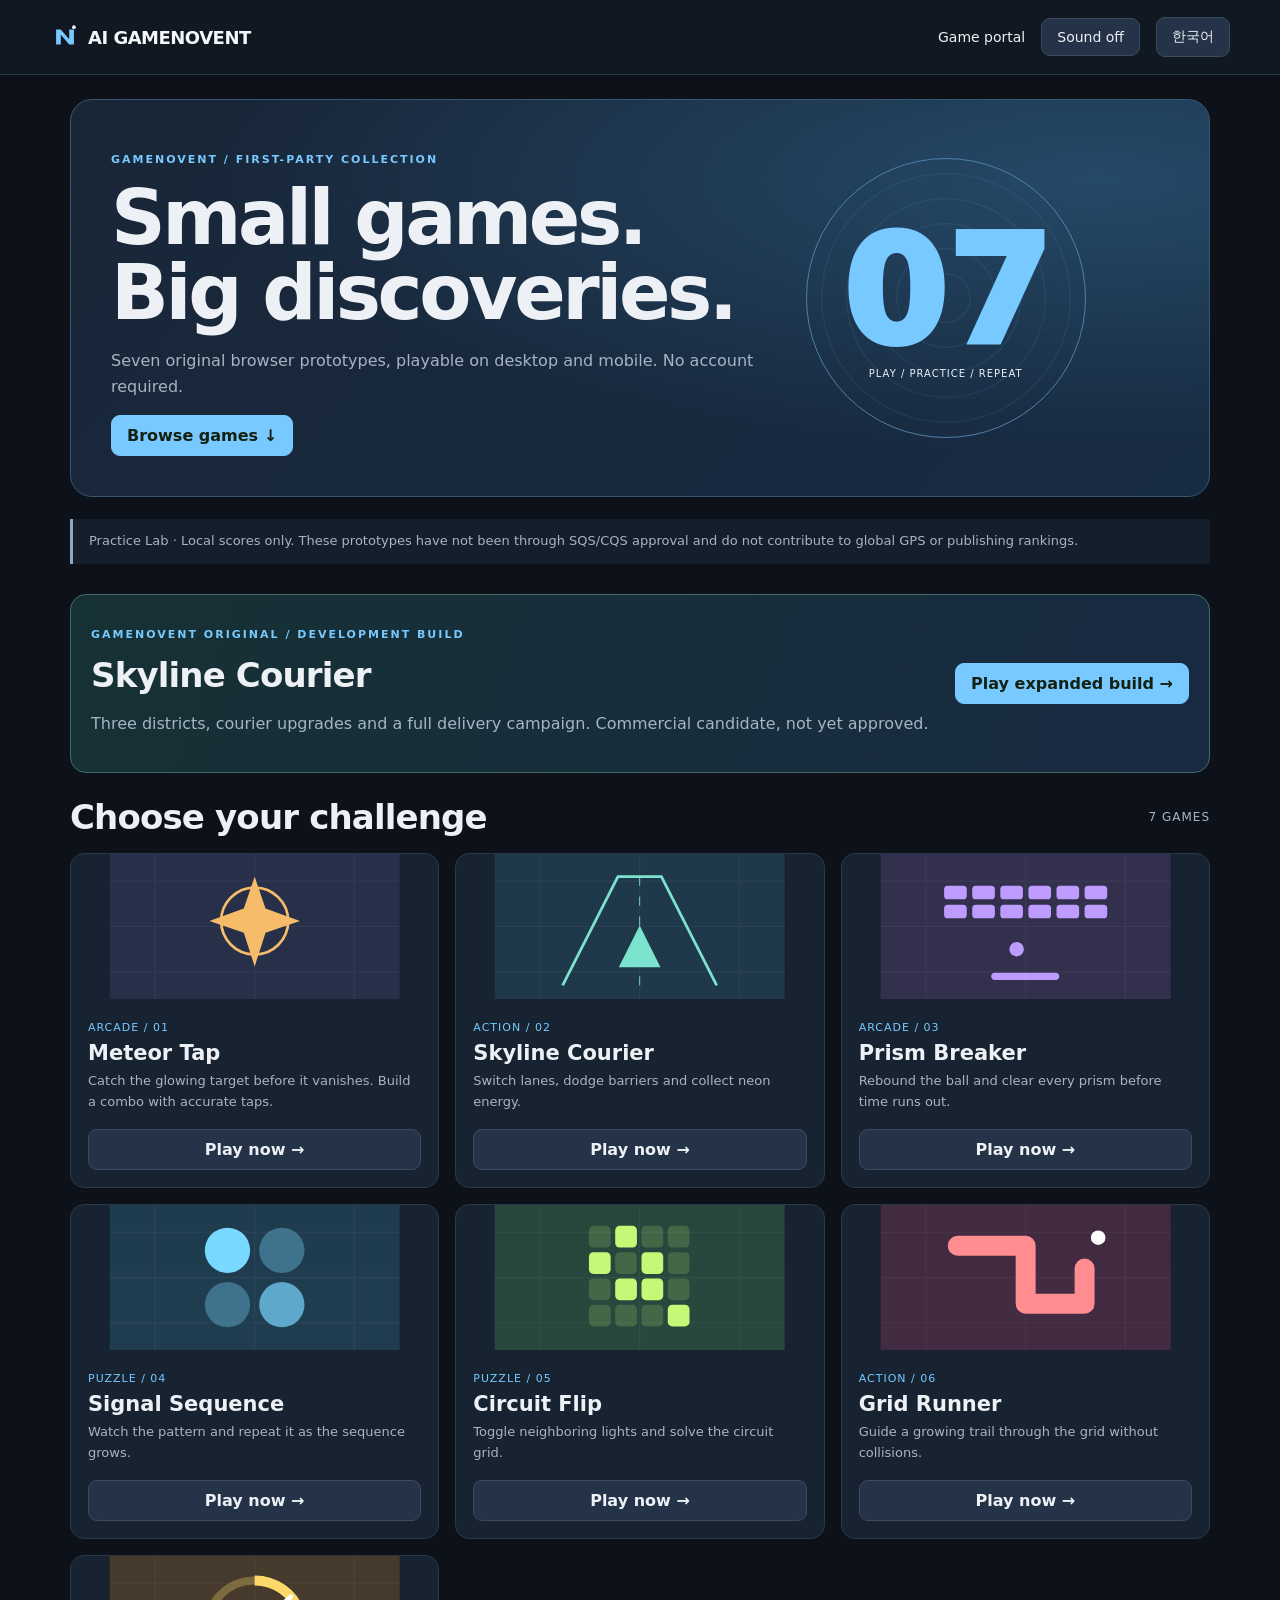
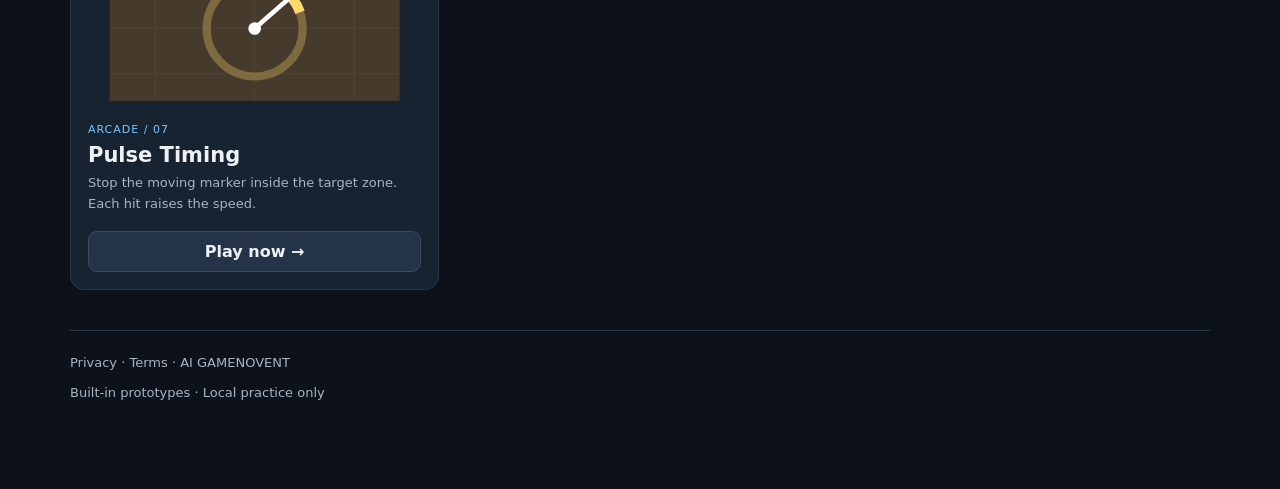
<file: practice/index.html>
<!doctype html><html lang="en"><head><meta charset="utf-8"><meta name="viewport" content="width=device-width, initial-scale=1"><meta name="description" content="Play seven original browser prototypes in the GAMENOVENT practice lab. No account required."><title>Practice Lab | AI GAMENOVENT</title><link rel="stylesheet" href="lab.css?v=110"><link rel="icon" type="image/svg+xml" href="../assets/gamenovent-mark.svg"><meta name="theme-color" content="#101722"></head><body><header><a class="brand" href="../"><img src="../assets/gamenovent-mark.svg" width="30" height="30" alt=""> <span class="brand-text110">AI GAMENOVENT</span></a><nav><a href="../">Game portal</a><button id="sound" type="button" aria-pressed="false">Sound off</button><button id="language" type="button">한국어</button></nav></header><main><section class="hero"><div><p class="eyebrow">GAMENOVENT / FIRST-PARTY COLLECTION</p><h1 id="hero-title">Small games.<br>Big discoveries.</h1><p id="hero-copy">Seven original browser prototypes, playable on desktop and mobile. No account required.</p><a class="cta" href="#catalog" id="browse">Browse games ↓</a></div><div class="hero-art" aria-hidden="true"><span>07</span><small>PLAY / PRACTICE / REPEAT</small></div></section><p class="notice" id="notice">Practice Lab · Local scores only. These prototypes have not been through SQS/CQS approval and do not contribute to global GPS or publishing rankings.</p><section class="panel-feature" id="candidate-feature"><div><p class="eyebrow">GAMENOVENT ORIGINAL / DEVELOPMENT BUILD</p><h2>Skyline Courier</h2><p id="candidate-copy">Three districts, courier upgrades and a full delivery campaign. Commercial candidate, not yet approved.</p></div><a class="cta" id="candidate-link" href="../games/skyline-courier/">Play expanded build →</a></section><section id="catalog"><div class="section-head"><h2 id="catalog-title">Choose your challenge</h2><span id="count">7 GAMES</span></div><div id="game-grid" class="grid"></div></section><section id="play" hidden><div class="section-head"><div><p class="eyebrow" id="game-genre"></p><h2 id="game-title"></h2></div><button id="back">All games</button></div><p id="instructions"></p><div class="game-panel"><div class="round-settings"><label for="difficulty" id="difficulty-label">Difficulty</label><select id="difficulty"><option value="easy">Relaxed</option><option value="normal" selected>Standard</option><option value="hard">Challenge</option></select><span id="goal-text"></span></div><div class="hud"><div><small id="score-label">SCORE</small><strong id="score">0</strong></div><div><small id="time-label">TIME</small><strong id="time">45</strong></div><div><small id="best-label">LOCAL BEST</small><strong id="best">0</strong></div></div><div class="time-track" aria-hidden="true"><div id="time-bar"></div></div><div id="overlay"><h3 id="overlay-title">Ready?</h3><p id="overlay-copy"></p><button id="start" class="cta">Start game</button></div><div class="stage" id="board-stage" hidden><canvas id="canvas" width="640" height="400" aria-label="Game board"></canvas></div><div class="controls"><button id="left" aria-label="Left">◀</button><button id="action" aria-label="Action">●</button><button id="right" aria-label="Right">▶</button><button id="pause">Pause</button><button id="end-round">End round</button></div><p id="message" role="status" aria-live="polite"></p></div></section><footer><a href="../policies/privacy.html">Privacy</a> · <a href="../policies/terms.html">Terms</a> · <a href="../">AI GAMENOVENT</a><p id="footer-note">Built-in prototypes · Local practice only</p></footer></main><script src="lab.js?v=103"></script></body></html>
</file>
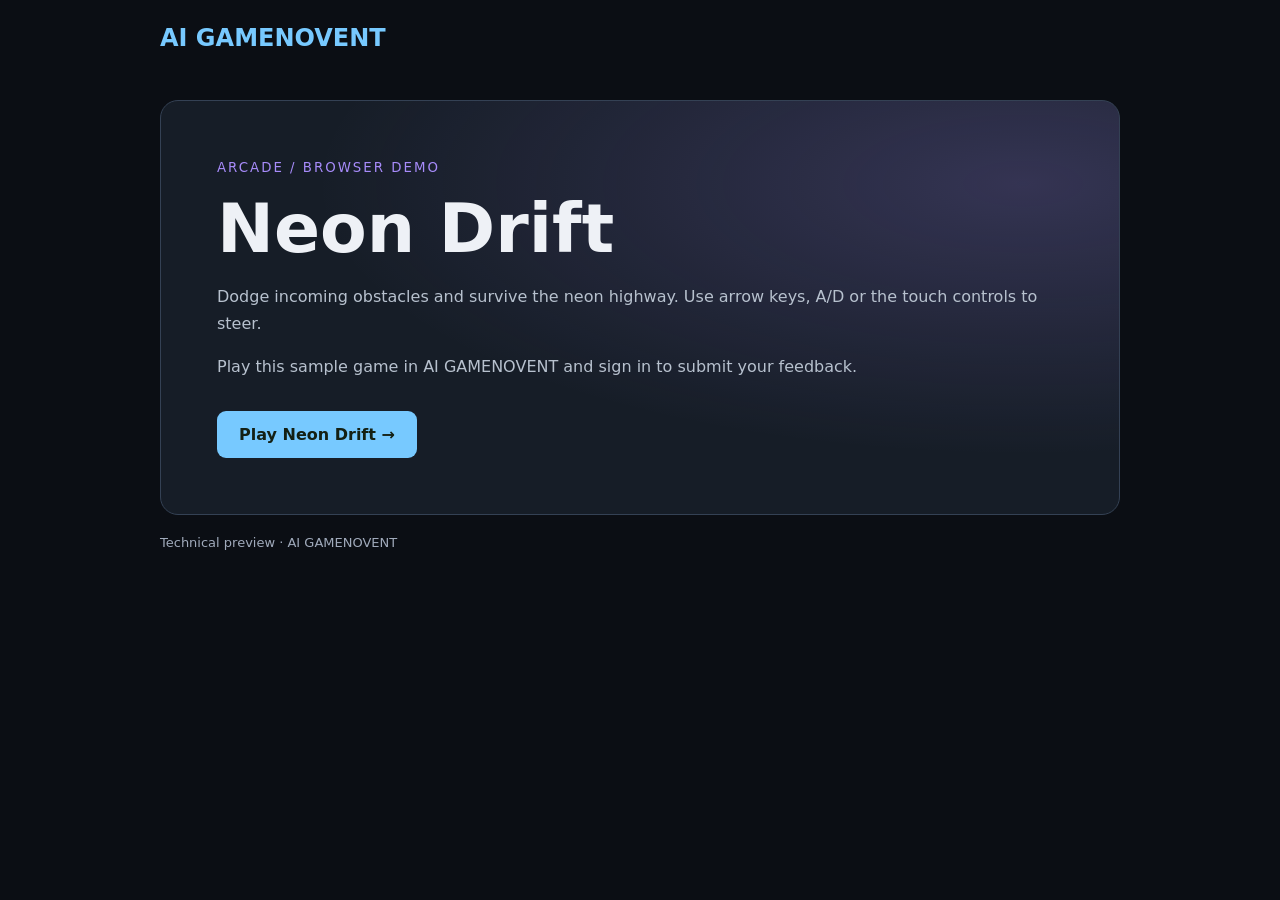
<file: games/neon/index.html>
<!doctype html><html lang="en"><head><meta charset="utf-8"><meta name="viewport" content="width=device-width, initial-scale=1"><title>Neon Drift – Arcade browser game | AI GAMENOVENT</title><meta name="description" content="Dodge incoming obstacles and survive the neon highway. Use arrow keys, A/D or the touch controls to steer."><link rel="canonical" href="https://sgtherong.github.io/ai-game-arena/games/neon/"><meta property="og:title" content="Neon Drift | AI GAMENOVENT"><meta property="og:description" content="Dodge incoming obstacles and survive the neon highway. Use arrow keys, A/D or the touch controls to steer."><meta property="og:type" content="website"><meta property="og:url" content="https://sgtherong.github.io/ai-game-arena/games/neon/"><meta name="twitter:card" content="summary"><style>body{margin:0;background:#0b0e14;color:#eef1f6;font:16px system-ui,sans-serif}header,main{max-width:960px;margin:auto;padding:24px}header a{color:#77c9ff;text-decoration:none;font-weight:800;font-size:24px}section{border:1px solid #344154;background:radial-gradient(ellipse at 90% 20%,#a78bfa35,transparent 58%),#161d27;border-radius:18px;padding:clamp(24px,5vw,56px)}small{color:#a78bfa;letter-spacing:.15em}h1{font-size:clamp(36px,7vw,68px);margin:16px 0;line-height:1.1}p{line-height:1.7;color:#b7c1ce}a.play{display:inline-block;background:#77c9ff;color:#142014;padding:14px 22px;border-radius:9px;text-decoration:none;font-weight:750;margin-top:15px}footer{padding:20px 0;color:#a0aabb;font-size:13px}</style><script type="application/ld+json">{"@context":"https://schema.org","@type":"VideoGame","name":"Neon Drift","genre":"Arcade","description":"Dodge incoming obstacles and survive the neon highway. Use arrow keys, A/D or the touch controls to steer.","url":"https://sgtherong.github.io/ai-game-arena/games/neon/","gamePlatform":"Web browser","applicationCategory":"GameApplication"}</script><link rel="icon" type="image/svg+xml" href="../../assets/gamenovent-mark.svg"><meta name="theme-color" content="#101722"></head><body><header><a href="../../">AI GAMENOVENT</a></header><main><section><small>ARCADE / BROWSER DEMO</small><h1>Neon Drift</h1><p>Dodge incoming obstacles and survive the neon highway. Use arrow keys, A/D or the touch controls to steer.</p><p>Play this sample game in AI GAMENOVENT and sign in to submit your feedback.</p><a class="play" href="../../?game=neon">Play Neon Drift →</a></section><footer>Technical preview · AI GAMENOVENT</footer></main></body></html>
</file>
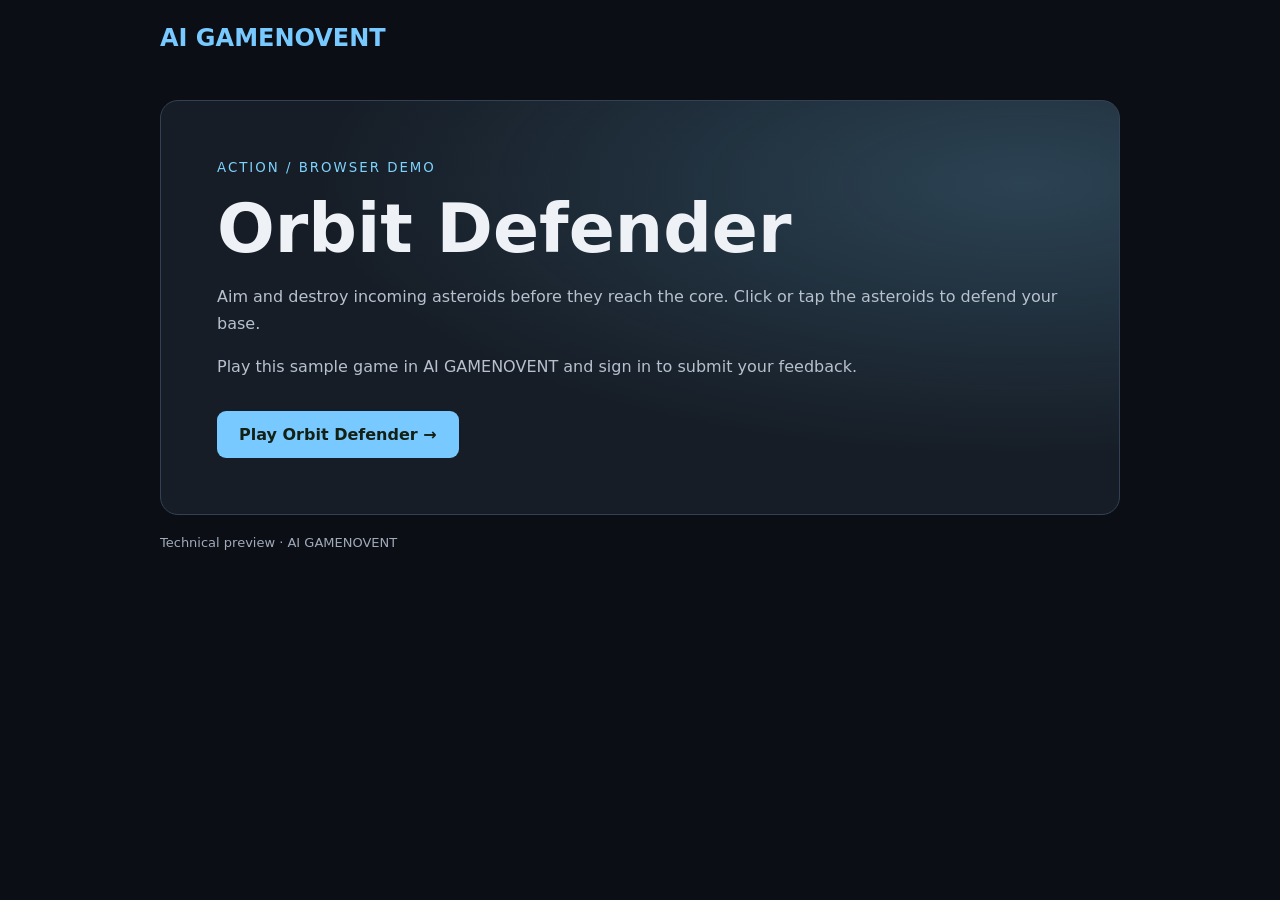
<file: games/orbit/index.html>
<!doctype html><html lang="en"><head><meta charset="utf-8"><meta name="viewport" content="width=device-width, initial-scale=1"><title>Orbit Defender – Action browser game | AI GAMENOVENT</title><meta name="description" content="Aim and destroy incoming asteroids before they reach the core. Click or tap the asteroids to defend your base."><link rel="canonical" href="https://sgtherong.github.io/ai-game-arena/games/orbit/"><meta property="og:title" content="Orbit Defender | AI GAMENOVENT"><meta property="og:description" content="Aim and destroy incoming asteroids before they reach the core. Click or tap the asteroids to defend your base."><meta property="og:type" content="website"><meta property="og:url" content="https://sgtherong.github.io/ai-game-arena/games/orbit/"><meta name="twitter:card" content="summary"><style>body{margin:0;background:#0b0e14;color:#eef1f6;font:16px system-ui,sans-serif}header,main{max-width:960px;margin:auto;padding:24px}header a{color:#77c9ff;text-decoration:none;font-weight:800;font-size:24px}section{border:1px solid #344154;background:radial-gradient(ellipse at 90% 20%,#7dd3fc35,transparent 58%),#161d27;border-radius:18px;padding:clamp(24px,5vw,56px)}small{color:#7dd3fc;letter-spacing:.15em}h1{font-size:clamp(36px,7vw,68px);margin:16px 0;line-height:1.1}p{line-height:1.7;color:#b7c1ce}a.play{display:inline-block;background:#77c9ff;color:#142014;padding:14px 22px;border-radius:9px;text-decoration:none;font-weight:750;margin-top:15px}footer{padding:20px 0;color:#a0aabb;font-size:13px}</style><script type="application/ld+json">{"@context":"https://schema.org","@type":"VideoGame","name":"Orbit Defender","genre":"Action","description":"Aim and destroy incoming asteroids before they reach the core. Click or tap the asteroids to defend your base.","url":"https://sgtherong.github.io/ai-game-arena/games/orbit/","gamePlatform":"Web browser","applicationCategory":"GameApplication"}</script><link rel="icon" type="image/svg+xml" href="../../assets/gamenovent-mark.svg"><meta name="theme-color" content="#101722"></head><body><header><a href="../../">AI GAMENOVENT</a></header><main><section><small>ACTION / BROWSER DEMO</small><h1>Orbit Defender</h1><p>Aim and destroy incoming asteroids before they reach the core. Click or tap the asteroids to defend your base.</p><p>Play this sample game in AI GAMENOVENT and sign in to submit your feedback.</p><a class="play" href="../../?game=orbit">Play Orbit Defender →</a></section><footer>Technical preview · AI GAMENOVENT</footer></main></body></html>
</file>
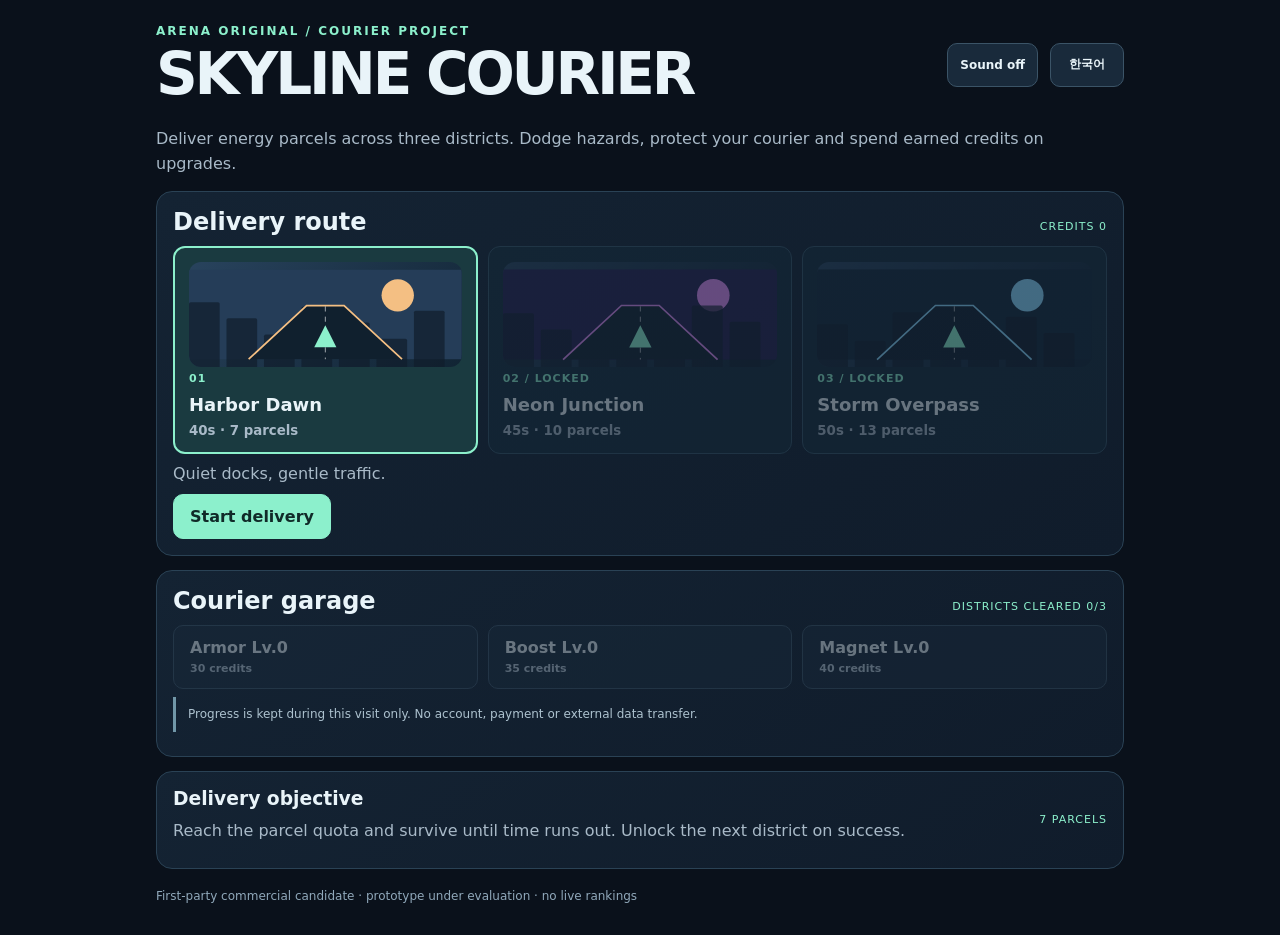
<file: games/skyline-courier/index.html>
<!doctype html>
<html lang="en"><head><meta charset="utf-8"><meta name="viewport" content="width=device-width,initial-scale=1"><title>Skyline Courier | Arena Original</title><meta name="description" content="A neon three-lane delivery game. Dodge barriers, collect parcels, unlock districts and upgrade your courier."><style>
:root{color-scheme:dark;font-family:system-ui,-apple-system,sans-serif;background:#0a111b;color:#e9f4f9;--accent:#8cf0cc;--line:#2a4255;--muted:#a9bac8}*{box-sizing:border-box}body{margin:0}main{max-width:1000px;margin:auto;padding:20px 16px 32px}header,.row{display:flex;align-items:center;justify-content:space-between;gap:12px;flex-wrap:wrap}header{margin-bottom:18px}.brand{letter-spacing:2px;font-size:12px;font-weight:800;color:var(--accent)}h1{font-size:clamp(31px,6vw,58px);letter-spacing:-.055em;line-height:1;margin:6px 0}h2,h3{margin:0 0 10px}p{color:var(--muted);line-height:1.55;margin:8px 0}button{font:inherit;border:1px solid #3b5467;color:#e9f4f9;background:#192a3b;border-radius:10px;padding:12px 16px;cursor:pointer;touch-action:manipulation;font-weight:650;min-height:44px}button:focus-visible{outline:3px solid #8cf0cc;outline-offset:3px}button:disabled{opacity:.4;cursor:default}.primary{background:#8cf0cc;color:#102a28;border-color:#8cf0cc}.small{font-size:12px;padding:8px 12px}.panel{border:1px solid var(--line);background:linear-gradient(145deg,#142333,#101c2b);padding:16px;border-radius:16px;margin:14px 0}.grid{display:grid;grid-template-columns:repeat(3,minmax(0,1fr));gap:10px}.district{padding:14px;border:1px solid #345365;border-radius:12px;background:#142b3a;text-align:left;min-width:0}.district strong{display:block;font-size:18px;margin:8px 0}.district small{display:block;color:#a9bac8}.district[aria-pressed=true]{border:2px solid var(--accent);background:#1a3a40}.stats{display:grid;grid-template-columns:repeat(4,minmax(0,1fr));gap:8px;margin:12px 0}.stat{background:#0d1926;border:1px solid #293f50;border-radius:9px;padding:10px;min-width:0}.stat span{font-size:10px;display:block;color:#aec2d1;letter-spacing:.5px}.stat strong{font-size:22px;font-variant-numeric:tabular-nums}.stat:first-child strong{color:var(--accent)}canvas[hidden]{display:none!important}canvas{display:block;width:100%;max-height:62vh;object-fit:contain;aspect-ratio:16/10;background:#111e30;border-radius:11px;touch-action:none}.meter{height:7px;border-radius:10px;overflow:hidden;background:#273a4a;margin:9px 0}.meter>div{height:100%;background:#8cf0cc;width:0}.controls{display:flex;justify-content:center;gap:8px;flex-wrap:wrap;margin-top:10px}.controls button{min-width:65px;flex:1}.notice{font-size:12px;color:#adc2cf;border-left:3px solid #7197a8;padding:8px 12px}.badge{font-size:11px;color:#8cf0cc;letter-spacing:1px}.result-num{font-size:48px;font-weight:900;letter-spacing:-.05em;color:#8cf0cc}#result[hidden],#menu[hidden],#play[hidden],#paused[hidden]{display:none!important}.shop button{width:100%;text-align:left}.shop b{display:block}.shop small{font-size:11px;color:#bacbd8}.art{height:105px;border-radius:12px;overflow:hidden;position:relative;background:linear-gradient(135deg,#28435d,#112434)}.art svg{width:100%;height:100%}.mission{display:grid;grid-template-columns:1fr auto;gap:8px;align-items:center}footer{font-size:12px;margin-top:20px;color:#90a8ba}#status{min-height:24px}#paused{text-align:center}#lang{min-width:74px}@media(max-width:600px){main{padding:12px 10px}.grid{grid-template-columns:1fr}.district{display:grid;grid-template-columns:65px 1fr;column-gap:12px}.district .art{height:65px;grid-row:span 3}.district strong{font-size:16px;margin:0}.stats{gap:4px}.stat{padding:7px}.stat strong{font-size:18px}.stat span{font-size:9px}.panel{padding:12px}.controls button{padding:10px 8px;min-width:48px}canvas{max-height:none}.shop{grid-template-columns:1fr 1fr 1fr}.shop button{padding:8px;font-size:11px}.shop small{font-size:10px}}@media(prefers-reduced-motion:reduce){*{scroll-behavior:auto!important}}
</style></head><body><main><header><div><span class="brand">ARENA ORIGINAL / COURIER PROJECT</span><h1>SKYLINE COURIER</h1></div><div class="row"><button id="sound" class="small" aria-pressed="false">Sound off</button><button id="lang" class="small">한국어</button></div></header>
<section id="menu"><p id="intro"></p><div class="panel"><div class="row"><h2 id="district-title">Delivery route</h2><span class="badge" id="credits"></span></div><div class="grid" id="districts"></div><p id="route-description"></p><button id="start" class="primary">Start delivery</button></div><div class="panel"><div class="row"><h2 id="garage-title">Courier garage</h2><span class="badge" id="rank"></span></div><div class="grid shop" id="upgrades"></div><p class="notice" id="local-note"></p></div><div class="panel mission"><div><h3 id="mission-title">Delivery objective</h3><p id="mission-copy"></p></div><span class="badge" id="mission-target"></span></div></section>
<section id="play" hidden><div class="row"><h2 id="route-name"></h2><button id="pause" class="small">Pause</button><button id="quit" class="small">End route</button></div><div class="stats"><div class="stat"><span id="parcel-label">PARCELS</span><strong id="parcels">0/8</strong></div><div class="stat"><span id="time-label">TIME</span><strong id="time">40</strong></div><div class="stat"><span id="hp-label">ARMOR</span><strong id="hp">3</strong></div><div class="stat"><span id="score-label">SCORE</span><strong id="score">0</strong></div></div><div class="meter"><div id="progress"></div></div><div id="paused" class="panel" hidden><h2 id="paused-title">Paused</h2><button class="primary" id="resume">Resume</button></div><canvas id="board" width="800" height="500" tabindex="0" aria-label="Skyline Courier game board"></canvas><div class="controls"><button id="left" aria-label="Move left">◀</button><button id="boost">Boost</button><button id="right" aria-label="Move right">▶</button></div><p id="status" role="status" aria-live="polite"></p><p id="controls-note"></p></section>
<section id="result" class="panel" hidden><span class="badge" id="result-tag"></span><h2 id="result-title"></h2><div class="result-num" id="result-score"></div><p id="result-detail"></p><div class="stats"><div class="stat"><span id="result-parcels-label">DELIVERED</span><strong id="result-parcels"></strong></div><div class="stat"><span id="result-credit-label">CREDITS</span><strong id="result-credit"></strong></div><div class="stat"><span id="result-best-label">BEST</span><strong id="result-best"></strong></div><div class="stat"><span id="result-chain-label">COMBO</span><strong id="result-chain"></strong></div></div><div class="controls"><button class="primary" id="retry">Retry</button><button id="garage">Garage</button><button id="next">Next district</button></div></section><footer id="foot"></footer></main>
<script>
'use strict';
if(window.parent!==window){/* Include inside a game, not on the portal. Client events are not proof of gameplay. */
(()=>{let token=null;const send=(event)=>{if(token)parent.postMessage({arena:1,token,event},'*')};window.addEventListener('message',e=>{if(e.source===parent&&e.data?.arena===1&&e.data.event==='init'&&typeof e.data.token==='string'){token=e.data.token;send('ready')}});window.ArenaSDK=Object.freeze({input:()=>send('input'),complete:()=>send('complete')});window.addEventListener('pointerdown',()=>send('input'));window.addEventListener('keydown',()=>send('input'));})();
}

const $=id=>document.getElementById(id),c=$('board'),g=c.getContext('2d'),W=800,H=500;
const routes=[{en:'Harbor Dawn',ko:'새벽 항구',desc:['Quiet docks, gentle traffic.','조용한 항구와 완만한 교통량.'],target:7,time:40,speed:.24,spawn:.9,sky:'#253d58',ground:'#29485b',glow:'#f4bf83'},{en:'Neon Junction',ko:'네온 교차로',desc:['Dense city lanes and faster cargo.','복잡한 도심과 빨라진 화물.'],target:10,time:45,speed:.30,spawn:.78,sky:'#241f4e',ground:'#31345d',glow:'#e18bf5'},{en:'Storm Overpass',ko:'폭풍 고가도로',desc:['High-speed route through a storm.','폭풍 속의 고속 배송 루트.'],target:13,time:50,speed:.36,spawn:.69,sky:'#13283a',ground:'#173c46',glow:'#8cdbff'}];
const upgrades=[{en:'Armor',ko:'아머',cost:30},{en:'Boost',ko:'부스트',cost:35},{en:'Magnet',ko:'자석',cost:40}];
let ko=false,muted=true,audio=null,selected=0,unlocked=0,credits=0,levels=[0,0,0],bests=[0,0,0],cleared=[false,false,false],s=null,raf=0,last=0,phase='menu',gesture=null;
const tr=(en,kr)=>ko?kr:en,clamp=(x,a,b)=>Math.max(a,Math.min(b,x)),rnd=()=>Math.random(),put=(id,v)=>{$(id).textContent=v};
function sound(f,d=.11,delay=0){if(muted||!audio)return;try{let o=audio.createOscillator(),v=audio.createGain(),t=audio.currentTime+delay;o.type='triangle';o.frequency.setValueAtTime(f,t);v.gain.setValueAtTime(.001,t);v.gain.exponentialRampToValueAtTime(.06,t+.018);v.gain.exponentialRampToValueAtTime(.001,t+d);o.connect(v);v.connect(audio.destination);o.start(t);o.stop(t+d+.02)}catch{}}
function toggleSound(){muted=!muted;if(!muted){try{audio ||=new (window.AudioContext||window.webkitAudioContext)();audio.resume().catch(()=>{});sound(520)}catch{muted=true}}$('sound').setAttribute('aria-pressed',String(!muted));put('sound',muted?tr('Sound off','소리 꺼짐'):tr('Sound on','소리 켜짐'))}
function switchView(next){phase=next;for(const id of ['menu','play','result'])$(id).hidden=id!==next;window.scrollTo(0,0)}
function art(r,i){let nodes=Array.from({length:7},(_,j)=>'<rect x="'+(j*44)+'" y="'+(38+(j*19+i*13)%52)+'" width="36" height="100" rx="2" fill="#101d2c" opacity=".7"/>').join('');return '<svg viewBox="0 0 320 105" aria-hidden="true"><rect width="320" height="105" fill="'+r.sky+'"/><circle cx="245" cy="30" r="19" fill="'+r.glow+'"/>'+nodes+'<path d="M70 105L138 42H182L250 105" fill="#10202e" stroke="'+r.glow+'" stroke-width="2"/><path d="M160 43V105" stroke="#fff" opacity=".7" stroke-dasharray="6 6"/><path d="M160 65L173 91H147Z" fill="#8cf0cc"/></svg>'}
function cost(i){return upgrades[i].cost*(levels[i]+1)}
function renderMenu(){const r=routes[selected];put('intro',tr('Deliver energy parcels across three districts. Dodge hazards, protect your courier and spend earned credits on upgrades.','세 개의 구역에서 에너지 화물을 배송하세요. 장애물을 피하고 코어를 보호하며 획득한 크레딧으로 장비를 강화하세요.'));put('district-title',tr('Delivery route','배송 루트'));put('credits',tr('CREDITS ','크레딧 ')+credits);put('garage-title',tr('Courier garage','쿠리어 차고'));put('rank',tr('DISTRICTS CLEARED ','클리어 구역 ')+cleared.filter(Boolean).length+'/3');const d=$('districts');d.replaceChildren();routes.forEach((x,i)=>{let b=document.createElement('button');b.className='district';b.dataset.route=String(i);b.disabled=i>unlocked;b.setAttribute('aria-pressed',String(i===selected));let a=document.createElement('div');a.className='art';a.innerHTML=art(x,i);let tag=document.createElement('span');tag.className='badge';tag.textContent='0'+(i+1)+(cleared[i]?' / '+tr('CLEAR','완료'):i>unlocked?' / '+tr('LOCKED','잠금'):'');let title=document.createElement('strong');title.textContent=ko?x.ko:x.en;let info=document.createElement('small');info.textContent=x.time+'s · '+x.target+' '+tr('parcels','화물');b.append(a,tag,title,info);b.onclick=()=>{selected=i;renderMenu()};d.append(b)});put('route-description',r.desc[+ko]);put('start',tr('Start delivery','배송 시작'));const u=$('upgrades');u.replaceChildren();upgrades.forEach((x,i)=>{let b=document.createElement('button');b.dataset.upgrade=String(i);b.disabled=levels[i]>=3||credits<cost(i);let name=document.createElement('b');name.textContent=(ko?x.ko:x.en)+' Lv.'+levels[i];let sub=document.createElement('small');sub.textContent=levels[i]>=3?'MAX':cost(i)+' '+tr('credits','크레딧');b.append(name,sub);b.onclick=()=>{if(levels[i]<3&&credits>=cost(i)){credits-=cost(i);levels[i]++;sound(660);renderMenu()}};u.append(b)});put('local-note',tr('Progress is kept during this visit only. No account, payment or external data transfer.','현재 접속 중에만 성장 기록이 유지됩니다. 계정, 결제, 외부 데이터 전송은 없습니다.'));put('mission-title',tr('Delivery objective','배송 목표'));put('mission-copy',tr('Reach the parcel quota and survive until time runs out. Unlock the next district on success.','목표 화물 수를 채우고 제한 시간까지 생존하면 다음 구역이 해금됩니다.'));put('mission-target',r.target+' '+tr('PARCELS','화물'))}
function translate(){document.documentElement.lang=ko?'ko':'en';put('lang',ko?'English':'한국어');put('sound',muted?tr('Sound off','소리 꺼짐'):tr('Sound on','소리 켜짐'));put('parcel-label',tr('PARCELS','화물'));put('time-label',tr('TIME','시간'));put('hp-label',tr('ARMOR','아머'));put('score-label',tr('SCORE','점수'));put('pause',tr('Pause','일시정지'));put('quit',tr('End route','경로 종료'));put('paused-title',tr('Paused','일시정지'));put('resume',tr('Resume','계속'));put('controls-note',tr('Arrow keys or tap a lane. Space activates boost. Green parcels, gold credits, blue repair capsules. Avoid red barriers.','방향키 또는 차선을 터치하세요. 스페이스로 부스트. 초록 화물, 금색 크레딧, 파란 수리 캡슐을 모으고 빨간 장애물을 피하세요.'));put('foot',tr('First-party commercial candidate · prototype under evaluation · no live rankings','자체 상용화 후보 · 평가 전 프로토타입 · 실시간 순위 없음'));put('retry',tr('Retry','재도전'));put('garage',tr('Garage','차고'));put('next',tr('Next district','다음 구역'));put('result-parcels-label',tr('DELIVERED','배송'));put('result-credit-label',tr('CREDITS','크레딧'));put('result-best-label',tr('BEST','최고 점수'));put('result-chain-label',tr('COMBO','최대 콤보'));renderMenu();if(s){put('route-name',ko?routes[s.route].ko:routes[s.route].en);if(phase==='result')renderResult();hud()}}
function start(){cancelAnimationFrame(raf);let r=routes[selected];s={route:selected,time:r.time,elapsed:0,lane:1,visualLane:1,objects:[],spawn:.25,parcels:0,score:0,hp:3+levels[0],maxhp:3+levels[0],chain:0,maxchain:0,earned:0,boost:0,cooldown:0,invuln:0,fx:[],ended:false,success:false,reason:'',waves:0};switchView('play');$('paused').hidden=true;c.hidden=false;put('route-name',ko?r.ko:r.en);put('status',tr('Delivery started','배송 시작'));put('pause',tr('Pause','일시정지'));$('pause').disabled=false;controls(true);hud();draw();c.focus({preventScroll:true});if(!muted&&audio)audio.resume().catch(()=>{});sound(440);last=performance.now();raf=requestAnimationFrame(loop)}
function controls(on){$('left').disabled=!on;$('right').disabled=!on;$('boost').disabled=!on||!!s?.cooldown}
function hud(){if(!s)return;let r=routes[s.route];put('parcels',s.parcels+'/'+r.target);put('time',Math.ceil(Math.max(0,s.time)));put('hp',s.hp+'/'+s.maxhp);put('score',s.score);$('progress').style.width=clamp(s.parcels/r.target*100,0,100)+'%';put('boost',s.cooldown>0?tr('Boost ','부스트 ')+Math.ceil(s.cooldown)+'s':tr('Boost ready','부스트 준비'));$('boost').disabled=phase!=='play'||s.cooldown>0}
function move(n){if(phase!=='play')return;s.lane=clamp(n,0,2);sound(280,.05);put('status',tr('Lane ','차선 ')+(s.lane+1))}
function boost(){if(phase!=='play'||s.cooldown>0)return;s.boost=2.2+levels[1]*.45;s.cooldown=10-levels[1]*1.1;sound(210,.2);sound(520,.2,.08);put('status',tr('Boost active · protected','부스트 활성 · 보호 상태'));hud()}
function spawn(){let lane=Math.floor(rnd()*3),i=s.waves++;let type=i%5===0?'parcel':i%7===0?'repair':i%4===0?'coin':rnd()<.64?'parcel':'barrier';s.objects.push({lane,z:0,type,hit:false,wave:i});if(type==='parcel'&&i%4===0)s.objects.push({lane:(lane+1)%3,z:0,type:'barrier',hit:false,wave:i})}
function effect(color){for(let i=0;i<9;i++){let a=rnd()*6.283,v=40+rnd()*90;s.fx.push({x:laneX(s.visualLane,1),y:420,vx:Math.cos(a)*v,vy:Math.sin(a)*v,life:.45,color})}}
function hit(o){o.hit=true;switch(o.type){case'barrier':if(s.boost>0||s.invuln>0){s.score+=5;effect('#a4f4d6');sound(230);break}s.hp--;s.chain=0;s.invuln=.8;effect('#f6808a');sound(140,.18);put('status',tr('Armor damaged','아머 손상'));if(s.hp<=0)finish(false,'armor');break;case'parcel':s.parcels++;s.chain++;s.maxchain=Math.max(s.chain,s.maxchain);s.score+=10+Math.min(15,s.chain*2);effect('#8cf0cc');sound(530+Math.min(s.chain,8)*35);put('status',tr('Parcel collected · combo ','화물 획득 · 콤보 ')+s.chain);break;case'coin':s.earned+=3;s.score+=4;effect('#ffdb80');sound(820);break;case'repair':s.hp=Math.min(s.maxhp,s.hp+1);effect('#8cdbff');sound(420,.16);break}}
function update(dt){let r=routes[s.route];s.elapsed+=dt;s.time-=dt;s.boost=Math.max(0,s.boost-dt);s.cooldown=Math.max(0,s.cooldown-dt);s.invuln=Math.max(0,s.invuln-dt);s.visualLane+=(s.lane-s.visualLane)*Math.min(1,dt*12);s.spawn-=dt;if(s.spawn<=0){spawn();s.spawn=r.spawn}for(let o of s.objects){let prev=o.z;o.z+=dt*r.speed*(1+s.elapsed/r.time*.25);if(!o.hit&&prev<.91&&o.z>=.91){let distance=Math.abs(o.lane-s.lane);if(distance===0||o.type==='parcel'&&levels[2]>0&&distance===1&&o.wave%(4-levels[2])===0)hit(o);else if(o.type==='parcel')s.chain=0;else if(o.type==='barrier')s.score+=2}if(phase!=='play')return}s.objects=s.objects.filter(o=>o.z<1.15&&!o.hit);for(let p of s.fx){p.life-=dt;p.x+=p.vx*dt;p.y+=p.vy*dt}s.fx=s.fx.filter(p=>p.life>0);if(s.time<=0){s.time=0;finish(s.parcels>=r.target,s.parcels>=r.target?'delivered':'quota');return}hud()}
function laneX(lane,z){return 400+(lane-1)*(42+z*174)}function yAt(z){return 158+z*270}
function rect(x,y,w,h,color){g.fillStyle=color;g.fillRect(x,y,w,h)}function circle(x,y,r,color){g.fillStyle=color;g.beginPath();g.arc(x,y,r,0,6.283);g.fill()}function polygon(points,color){g.fillStyle=color;g.beginPath();points.forEach((p,i)=>i?g.lineTo(...p):g.moveTo(...p));g.closePath();g.fill()}function txt(x,y,v,color,size){g.fillStyle=color;g.font='700 '+size+'px system-ui';g.textAlign='center';g.fillText(v,x,y)}
function draw(){if(!s)return;let r=routes[s.route],bg=g.createLinearGradient(0,0,0,H);bg.addColorStop(0,r.sky);bg.addColorStop(1,'#091523');rect(0,0,W,H,bg);circle(630,84,45,r.glow);for(let i=0;i<19;i++){let x=i*47-10,h=35+(i*71+s.route*29)%110;rect(x,156-h,39,h,'#142535');for(let a=0;a<3;a++)for(let b=0;b<Math.floor(h/17);b++)if((i+a+b)%4===0)rect(x+5+a*10,160-h+b*17,4,6,r.glow+'88')}rect(0,158,W,H-158,r.ground);polygon([[344,158],[456,158],[790,H],[10,H]],'#101d2b');for(let k=0;k<2;k++){let l=k+.5;for(let j=0;j<14;j++){let z=((j/14+s.elapsed*.43)%1),z2=z+.035;polygon([[laneX(l,z)-2,yAt(z)],[laneX(l,z)+2,yAt(z)],[laneX(l,z2)+5,yAt(z2)],[laneX(l,z2)-5,yAt(z2)]],'#7091a2a0')}}for(let side of [-1,1]){g.strokeStyle=r.glow+'aa';g.lineWidth=3;g.beginPath();g.moveTo(400+side*56,158);g.lineTo(400+side*390,H);g.stroke()}if(s.route===2){g.strokeStyle='#8cdbff40';g.lineWidth=1;for(let i=0;i<32;i++){let x=(i*79+s.elapsed*310)%W,y=(i*53+s.elapsed*410)%H;g.beginPath();g.moveTo(x,y);g.lineTo(x-9,y+26);g.stroke()}}
for(let o of s.objects.sort((a,b)=>a.z-b.z)){let z=o.z,x=laneX(o.lane,z),y=yAt(z),size=8+z*22;if(o.type==='barrier'){polygon([[x-size,y+size*.7],[x-size*.65,y-size*.6],[x+size*.65,y-size*.6],[x+size,y+size*.7]],'#e85d72');rect(x-size*.6,y-4,size*1.2,7,'#fff2a8');txt(x,y+size*.55,'!', '#391a29',size)}else if(o.type==='parcel'){circle(x,y,size*1.4,'#8cf0cc22');rect(x-size*.8,y-size*.7,size*1.6,size*1.4,'#8cf0cc');rect(x-3,y-size*.7,6,size*1.4,'#275852');txt(x,y+5,'✦','#173c38',size*.85)}else if(o.type==='coin'){circle(x,y,size,'#f4c965');circle(x,y,size*.65,'#9b7337');txt(x,y+5,'C','#ffe6a0',size)}else{circle(x,y,size,'#8cdbff');rect(x-3,y-size*.55,6,size*1.1,'#20446b');rect(x-size*.55,y-3,size*1.1,6,'#20446b')}}
let x=laneX(s.visualLane,1),y=432;if(s.boost>0){circle(x,y,57,'#8cf0cc22');g.strokeStyle='#8cf0cc';g.lineWidth=3;g.beginPath();g.arc(x,y,49,0,6.283);g.stroke()}if(s.invuln<=0||Math.floor(s.elapsed*12)%2===0){polygon([[x-28,y+22],[x-12,y-24],[x+12,y-24],[x+28,y+22]],'#81e5c8');polygon([[x-13,y-24],[x,y-37],[x+13,y-24],[x+10,y-4],[x-10,y-4]],'#e4faff');rect(x-13,y-1,26,21,'#24465b');rect(x-32,y+14,12,22,'#182838');rect(x+20,y+14,12,22,'#182838');rect(x-6,y+25,12,13,s.boost>0?'#f7f9a0':'#79a8e9')}for(let p of s.fx){g.globalAlpha=p.life/.45;circle(p.x,p.y,3,p.color)}g.globalAlpha=1;txt(400,28,'COMBO ×'+s.chain,'#e3fff4',18)}
function loop(now){if(phase!=='play')return;let dt=Math.min(.04,(now-last)/1000);last=now;update(dt);draw();if(phase==='play')raf=requestAnimationFrame(loop)}
function pause(){if(phase!=='play')return;phase='paused';cancelAnimationFrame(raf);$('paused').hidden=false;c.hidden=true;controls(false);$('pause').disabled=true;put('status',tr('Paused','일시정지'))}
function resume(){if(phase!=='paused')return;phase='play';$('paused').hidden=true;c.hidden=false;$('pause').disabled=false;controls(true);last=performance.now();c.focus({preventScroll:true});raf=requestAnimationFrame(loop)}
function finish(success,reason){if(!s||s.ended)return;s.ended=true;s.success=success;s.reason=reason;cancelAnimationFrame(raf);let reward=s.earned+(success?15+s.route*10+s.parcels:Math.floor(s.parcels/2));s.reward=reward;credits+=reward;bests[s.route]=Math.max(bests[s.route],s.score);if(success){window.ArenaSDK?.complete();cleared[s.route]=true;unlocked=Math.max(unlocked,Math.min(2,s.route+1));sound(440,.16);sound(660,.2,.18);sound(880,.25,.38)}else sound(160,.22);switchView('result');renderResult()}
function renderResult(){let r=routes[s.route],reason={armor:tr('Armor depleted','아머 소진'),quota:tr('Parcel quota not reached','화물 목표 미달'),delivered:tr('Delivery complete','배송 성공'),quit:tr('Route ended','경로 종료')}[s.reason];put('result-tag',s.success?'MISSION COMPLETE':'ROUTE REPORT');put('result-title',(ko?r.ko:r.en)+' · '+reason);put('result-score',s.score);put('result-detail',s.success?tr('Route completed. Earned credits can upgrade your courier.','경로 완료. 획득한 크레딧으로 쿠리어를 강화할 수 있습니다.'):tr('Try a different lane strategy or upgrade your equipment.','차선 전략을 바꾸거나 장비를 강화해 보세요.'));put('result-parcels',s.parcels+'/'+r.target);put('result-credit','+'+s.reward);put('result-best',bests[s.route]);put('result-chain',s.maxchain);$('next').disabled=!s.success||s.route>=2}
$('sound').onclick=toggleSound;$('lang').onclick=()=>{ko=!ko;translate()};$('start').onclick=start;$('left').onclick=()=>move(s.lane-1);$('right').onclick=()=>move(s.lane+1);$('boost').onclick=boost;$('pause').onclick=pause;$('resume').onclick=resume;$('quit').onclick=()=>{if(phase==='play'||phase==='paused')finish(false,'quit')};$('retry').onclick=()=>{selected=s.route;start()};$('garage').onclick=()=>{switchView('menu');renderMenu()};$('next').onclick=()=>{if(s.success&&s.route<2){selected=s.route+1;switchView('menu');renderMenu()}};
function point(e){let r=c.getBoundingClientRect();return {x:(e.clientX-r.left)/r.width,y:(e.clientY-r.top)/r.height}}c.addEventListener('pointerdown',e=>{if(phase!=='play')return;let p=point(e);gesture=p;move(clamp(Math.floor(p.x*3),0,2));c.setPointerCapture?.(e.pointerId)});c.addEventListener('pointerup',e=>{if(phase==='play'&&gesture){let p=point(e),dx=p.x-gesture.x;if(Math.abs(dx)>.18)move(s.lane+(dx>0?1:-1))}gesture=null});c.addEventListener('pointercancel',()=>gesture=null);window.addEventListener('keydown',e=>{if(phase!=='play'||e.target?.tagName==='BUTTON')return;if(['ArrowLeft','ArrowRight',' '].includes(e.key)){e.preventDefault();if(!e.repeat){if(e.key===' ')boost();else move(s.lane+(e.key==='ArrowLeft'?-1:1))}}});window.addEventListener('blur',pause);document.addEventListener('visibilitychange',()=>{if(document.hidden)pause()});translate();
</script></body></html>
</file>
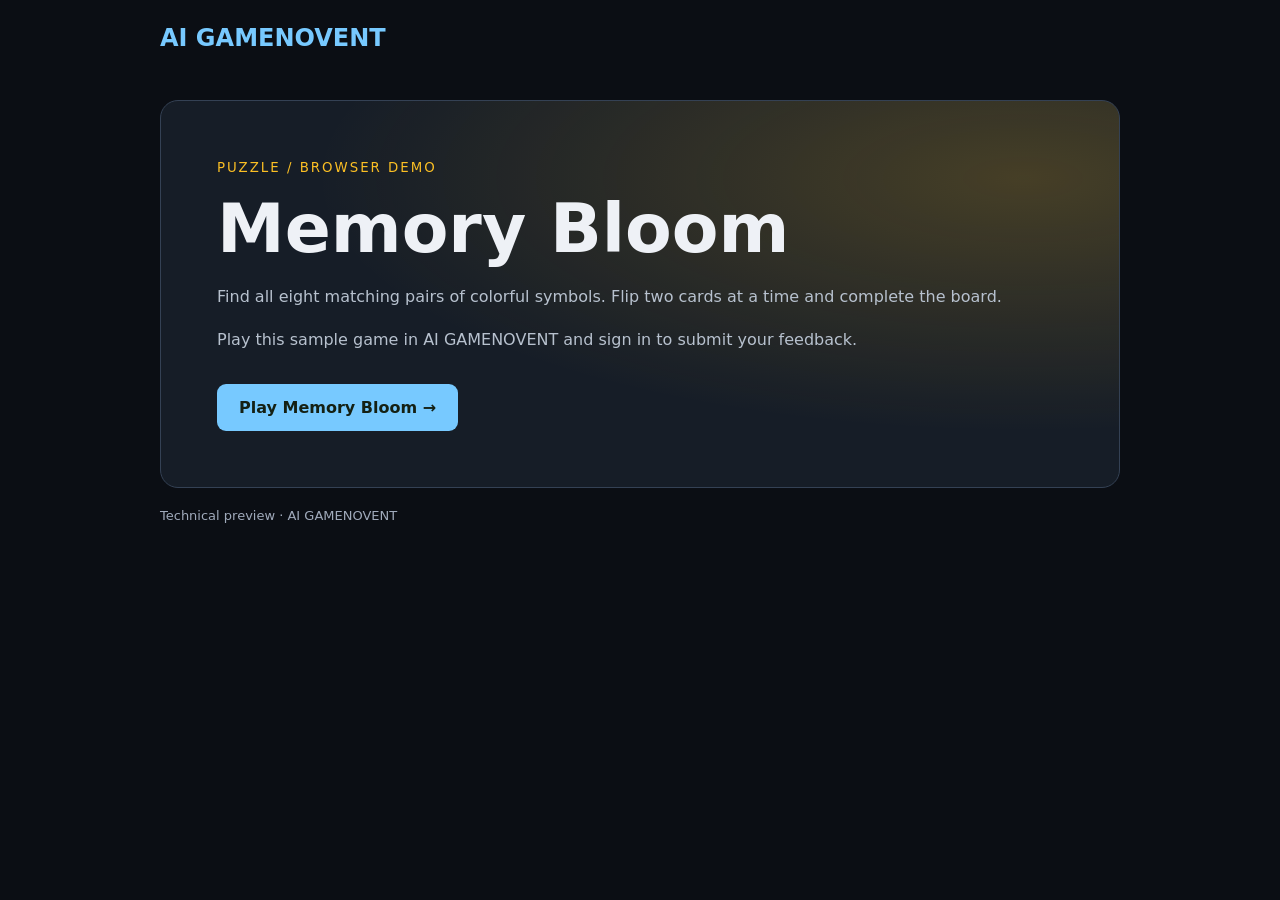
<file: games/tiles/index.html>
<!doctype html><html lang="en"><head><meta charset="utf-8"><meta name="viewport" content="width=device-width, initial-scale=1"><title>Memory Bloom – Puzzle browser game | AI GAMENOVENT</title><meta name="description" content="Find all eight matching pairs of colorful symbols. Flip two cards at a time and complete the board."><link rel="canonical" href="https://sgtherong.github.io/ai-game-arena/games/tiles/"><meta property="og:title" content="Memory Bloom | AI GAMENOVENT"><meta property="og:description" content="Find all eight matching pairs of colorful symbols. Flip two cards at a time and complete the board."><meta property="og:type" content="website"><meta property="og:url" content="https://sgtherong.github.io/ai-game-arena/games/tiles/"><meta name="twitter:card" content="summary"><style>body{margin:0;background:#0b0e14;color:#eef1f6;font:16px system-ui,sans-serif}header,main{max-width:960px;margin:auto;padding:24px}header a{color:#77c9ff;text-decoration:none;font-weight:800;font-size:24px}section{border:1px solid #344154;background:radial-gradient(ellipse at 90% 20%,#fbbf2435,transparent 58%),#161d27;border-radius:18px;padding:clamp(24px,5vw,56px)}small{color:#fbbf24;letter-spacing:.15em}h1{font-size:clamp(36px,7vw,68px);margin:16px 0;line-height:1.1}p{line-height:1.7;color:#b7c1ce}a.play{display:inline-block;background:#77c9ff;color:#142014;padding:14px 22px;border-radius:9px;text-decoration:none;font-weight:750;margin-top:15px}footer{padding:20px 0;color:#a0aabb;font-size:13px}</style><script type="application/ld+json">{"@context":"https://schema.org","@type":"VideoGame","name":"Memory Bloom","genre":"Puzzle","description":"Find all eight matching pairs of colorful symbols. Flip two cards at a time and complete the board.","url":"https://sgtherong.github.io/ai-game-arena/games/tiles/","gamePlatform":"Web browser","applicationCategory":"GameApplication"}</script><link rel="icon" type="image/svg+xml" href="../../assets/gamenovent-mark.svg"><meta name="theme-color" content="#101722"></head><body><header><a href="../../">AI GAMENOVENT</a></header><main><section><small>PUZZLE / BROWSER DEMO</small><h1>Memory Bloom</h1><p>Find all eight matching pairs of colorful symbols. Flip two cards at a time and complete the board.</p><p>Play this sample game in AI GAMENOVENT and sign in to submit your feedback.</p><a class="play" href="../../?game=tiles">Play Memory Bloom →</a></section><footer>Technical preview · AI GAMENOVENT</footer></main></body></html>
</file>
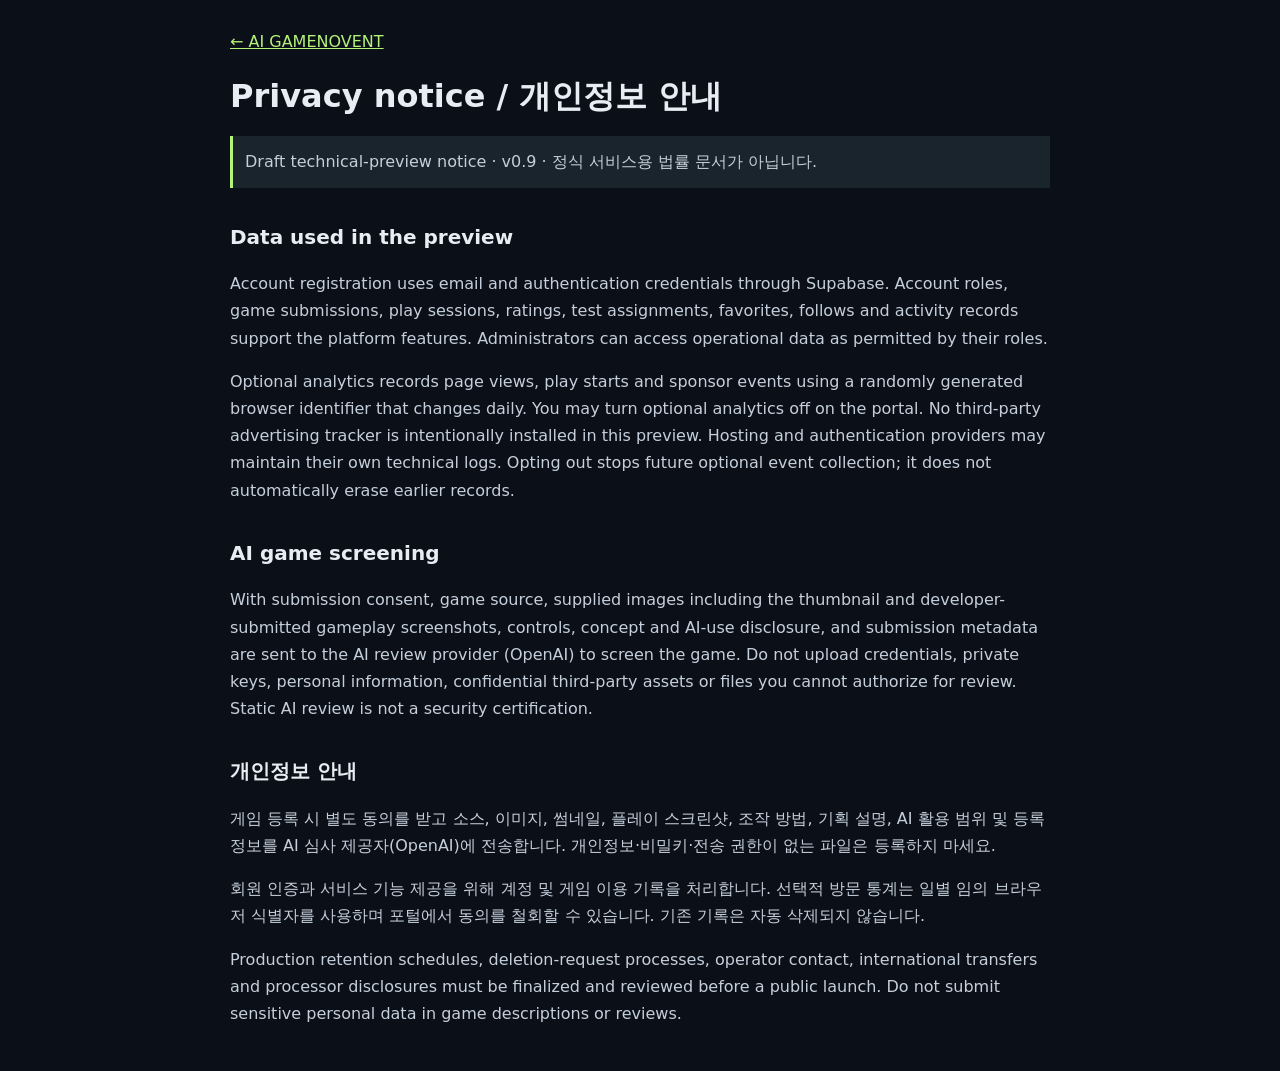
<file: policies/privacy.html>
<!doctype html><html lang="en"><head><meta charset="utf-8"><meta name="viewport" content="width=device-width,initial-scale=1"><meta name="robots" content="noindex"><title>Privacy notice / 개인정보 안내 | AI GAMENOVENT</title><style>body{background:#0b1018;color:#e8edf4;font:16px/1.7 system-ui,sans-serif;max-width:820px;padding:28px;margin:auto}a{color:#b5f27a}h1{line-height:1.2}p{color:#c5cfdb}.note{border-left:3px solid #b5f27a;padding:12px;background:#19242c}h2{margin-top:32px;font-size:20px}</style><link rel="icon" type="image/svg+xml" href="../assets/gamenovent-mark.svg"><meta name="theme-color" content="#101722"></head><body><a href="../">← AI GAMENOVENT</a><h1>Privacy notice / 개인정보 안내</h1><p class="note">Draft technical-preview notice · v0.9 · 정식 서비스용 법률 문서가 아닙니다.</p><h2>Data used in the preview</h2><p>Account registration uses email and authentication credentials through Supabase. Account roles, game submissions, play sessions, ratings, test assignments, favorites, follows and activity records support the platform features. Administrators can access operational data as permitted by their roles.</p><p>Optional analytics records page views, play starts and sponsor events using a randomly generated browser identifier that changes daily. You may turn optional analytics off on the portal. No third-party advertising tracker is intentionally installed in this preview. Hosting and authentication providers may maintain their own technical logs. Opting out stops future optional event collection; it does not automatically erase earlier records.</p><h2>AI game screening</h2><p>With submission consent, game source, supplied images including the thumbnail and developer-submitted gameplay screenshots, controls, concept and AI-use disclosure, and submission metadata are sent to the AI review provider (OpenAI) to screen the game. Do not upload credentials, private keys, personal information, confidential third-party assets or files you cannot authorize for review. Static AI review is not a security certification.</p><h2>개인정보 안내</h2><p>게임 등록 시 별도 동의를 받고 소스, 이미지, 썸네일, 플레이 스크린샷, 조작 방법, 기획 설명, AI 활용 범위 및 등록 정보를 AI 심사 제공자(OpenAI)에 전송합니다. 개인정보·비밀키·전송 권한이 없는 파일은 등록하지 마세요.</p><p>회원 인증과 서비스 기능 제공을 위해 계정 및 게임 이용 기록을 처리합니다. 선택적 방문 통계는 일별 임의 브라우저 식별자를 사용하며 포털에서 동의를 철회할 수 있습니다. 기존 기록은 자동 삭제되지 않습니다.</p><p>Production retention schedules, deletion-request processes, operator contact, international transfers and processor disclosures must be finalized and reviewed before a public launch. Do not submit sensitive personal data in game descriptions or reviews.</p></body></html>
</file>
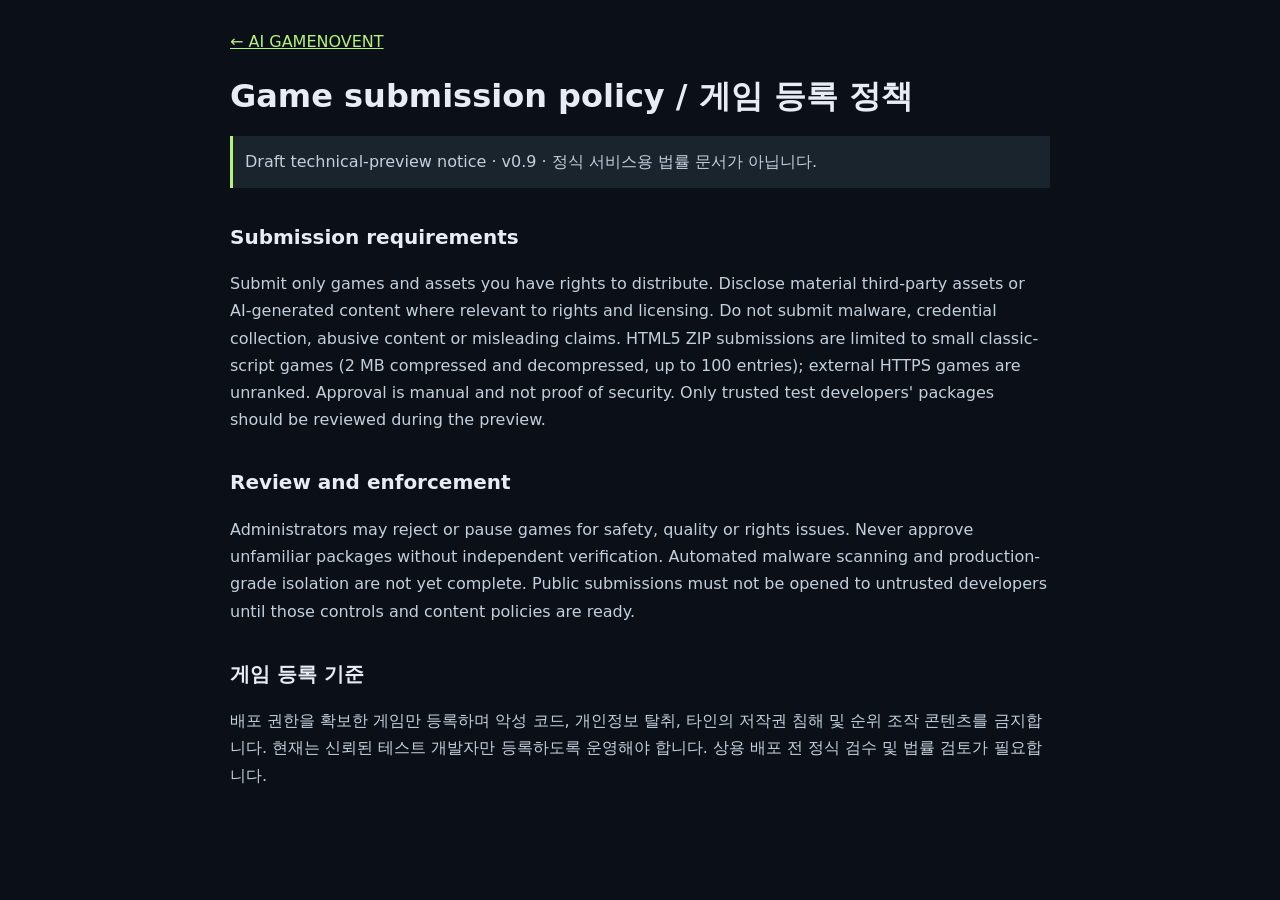
<file: policies/submissions.html>
<!doctype html><html lang="en"><head><meta charset="utf-8"><meta name="viewport" content="width=device-width,initial-scale=1"><meta name="robots" content="noindex"><title>Game submission policy / 게임 등록 정책 | AI GAMENOVENT</title><style>body{background:#0b1018;color:#e8edf4;font:16px/1.7 system-ui,sans-serif;max-width:820px;padding:28px;margin:auto}a{color:#b5f27a}h1{line-height:1.2}p{color:#c5cfdb}.note{border-left:3px solid #b5f27a;padding:12px;background:#19242c}h2{margin-top:32px;font-size:20px}</style><link rel="icon" type="image/svg+xml" href="../assets/gamenovent-mark.svg"><meta name="theme-color" content="#101722"></head><body><a href="../">← AI GAMENOVENT</a><h1>Game submission policy / 게임 등록 정책</h1><p class="note">Draft technical-preview notice · v0.9 · 정식 서비스용 법률 문서가 아닙니다.</p><h2>Submission requirements</h2><p>Submit only games and assets you have rights to distribute. Disclose material third-party assets or AI-generated content where relevant to rights and licensing. Do not submit malware, credential collection, abusive content or misleading claims. HTML5 ZIP submissions are limited to small classic-script games (2 MB compressed and decompressed, up to 100 entries); external HTTPS games are unranked. Approval is manual and not proof of security. Only trusted test developers' packages should be reviewed during the preview.</p><h2>Review and enforcement</h2><p>Administrators may reject or pause games for safety, quality or rights issues. Never approve unfamiliar packages without independent verification. Automated malware scanning and production-grade isolation are not yet complete. Public submissions must not be opened to untrusted developers until those controls and content policies are ready.</p><h2>게임 등록 기준</h2><p>배포 권한을 확보한 게임만 등록하며 악성 코드, 개인정보 탈취, 타인의 저작권 침해 및 순위 조작 콘텐츠를 금지합니다. 현재는 신뢰된 테스트 개발자만 등록하도록 운영해야 합니다. 상용 배포 전 정식 검수 및 법률 검토가 필요합니다.</p></body></html>
</file>
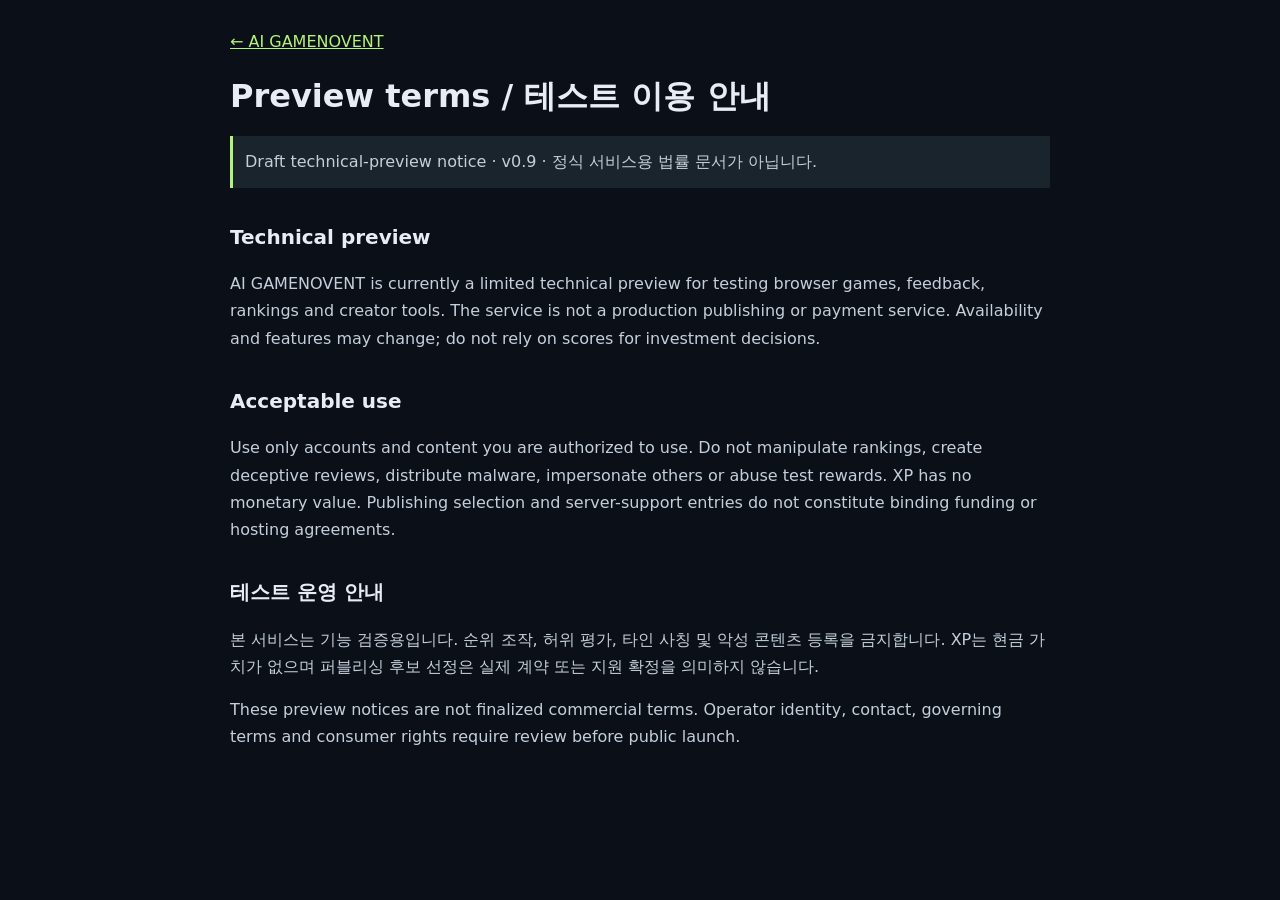
<file: policies/terms.html>
<!doctype html><html lang="en"><head><meta charset="utf-8"><meta name="viewport" content="width=device-width,initial-scale=1"><meta name="robots" content="noindex"><title>Preview terms / 테스트 이용 안내 | AI GAMENOVENT</title><style>body{background:#0b1018;color:#e8edf4;font:16px/1.7 system-ui,sans-serif;max-width:820px;padding:28px;margin:auto}a{color:#b5f27a}h1{line-height:1.2}p{color:#c5cfdb}.note{border-left:3px solid #b5f27a;padding:12px;background:#19242c}h2{margin-top:32px;font-size:20px}</style><link rel="icon" type="image/svg+xml" href="../assets/gamenovent-mark.svg"><meta name="theme-color" content="#101722"></head><body><a href="../">← AI GAMENOVENT</a><h1>Preview terms / 테스트 이용 안내</h1><p class="note">Draft technical-preview notice · v0.9 · 정식 서비스용 법률 문서가 아닙니다.</p><h2>Technical preview</h2><p>AI GAMENOVENT is currently a limited technical preview for testing browser games, feedback, rankings and creator tools. The service is not a production publishing or payment service. Availability and features may change; do not rely on scores for investment decisions.</p><h2>Acceptable use</h2><p>Use only accounts and content you are authorized to use. Do not manipulate rankings, create deceptive reviews, distribute malware, impersonate others or abuse test rewards. XP has no monetary value. Publishing selection and server-support entries do not constitute binding funding or hosting agreements.</p><h2>테스트 운영 안내</h2><p>본 서비스는 기능 검증용입니다. 순위 조작, 허위 평가, 타인 사칭 및 악성 콘텐츠 등록을 금지합니다. XP는 현금 가치가 없으며 퍼블리싱 후보 선정은 실제 계약 또는 지원 확정을 의미하지 않습니다.</p><p>These preview notices are not finalized commercial terms. Operator identity, contact, governing terms and consumer rights require review before public launch.</p></body></html>
</file>
<file: practice/lab.css>
:root{color-scheme:dark;font-family:Inter,system-ui,-apple-system,BlinkMacSystemFont,sans-serif;color:#edf1f5;background:#0d121a;--lime:#77c9ff;--muted:#a7b4c3;--panel:#182331;--line:#293849}*{box-sizing:border-box}body{margin:0}header{display:flex;align-items:center;justify-content:space-between;padding:17px max(20px,calc((100vw - 1180px)/2));border-bottom:1px solid var(--line);background:#101822;gap:15px;position:sticky;top:0;z-index:4}a{color:inherit;text-decoration:none}.brand{font-size:26px;font-weight:950;letter-spacing:-1.5px}.brand span{color:var(--lime)}nav{display:flex;align-items:center;gap:16px;font-size:14px}button,.cta{font:inherit;color:inherit;background:#243347;border:1px solid #3b4b5e;border-radius:9px;padding:10px 15px;cursor:pointer;touch-action:manipulation}button:hover,button:focus-visible,a:focus-visible{outline:2px solid var(--lime);outline-offset:3px}.cta{display:inline-block;background:var(--lime);border-color:var(--lime);color:#132012;font-weight:800}main{max-width:1180px;margin:auto;padding:24px 20px 48px}.hero{display:grid;grid-template-columns:1.3fr .7fr;gap:20px;align-items:center;background:radial-gradient(ellipse at 90% 20%,#254967,transparent 60%),linear-gradient(130deg,#192638,#172b42);border:1px solid #38566e;border-radius:22px;padding:40px;overflow:hidden}.eyebrow{font-size:11px;font-weight:800;letter-spacing:2px;color:var(--lime)}h1{font-size:clamp(36px,6vw,76px);line-height:.99;letter-spacing:-.045em;margin:10px 0 18px}h2{font-size:clamp(22px,3vw,34px);margin:0;letter-spacing:-.025em}p{line-height:1.6;color:var(--muted)}.hero-art{border:1px solid #4c81a8;aspect-ratio:1;max-width:280px;border-radius:50%;display:flex;flex-direction:column;align-items:center;justify-content:center;background:repeating-radial-gradient(circle,transparent 0 23px,#77c9ff12 24px 25px)}.hero-art span{font-size:clamp(68px,13vw,150px);font-weight:950;color:var(--lime);line-height:1}.hero-art small{font-size:10px;letter-spacing:1px}.notice{font-size:13px;border-left:3px solid #8aa7c4;padding:12px 16px;background:#151e2b;margin:22px 0 30px}.section-head{display:flex;align-items:center;justify-content:space-between;gap:12px;margin:24px 0 16px}.section-head span{color:var(--muted);font-size:12px;letter-spacing:1px}.grid{display:grid;grid-template-columns:repeat(3,minmax(0,1fr));gap:16px}.game-card{background:var(--panel);border:1px solid var(--line);border-radius:14px;overflow:hidden;transition:transform .15s}.game-card:hover{transform:translateY(-3px)}.art{height:145px;display:flex;align-items:center;justify-content:center;overflow:hidden}.art svg{width:100%;height:100%}.body{padding:17px}.body h3{font-size:21px;margin:6px 0}.body p{min-height:44px;font-size:13px;margin:0 0 14px}.tag{font-size:11px;letter-spacing:1px;color:var(--lime)}.body button{width:100%;font-weight:750}.game-panel{max-width:860px;margin:20px auto;background:#141e2a;border:1px solid var(--line);border-radius:16px;padding:14px}.hud{display:grid;grid-template-columns:repeat(3,1fr);gap:8px;margin-bottom:12px}.hud div{background:#0f1722;border:1px solid var(--line);border-radius:8px;padding:10px}.hud small{display:block;font-size:10px;color:var(--muted);letter-spacing:.7px}.hud strong{font-size:24px;font-variant-numeric:tabular-nums}.stage{position:relative}canvas{display:block;width:100%;height:auto;border-radius:9px;background:#101923;touch-action:none}#overlay{position:absolute;inset:0;background:#0c1523e8;display:flex;flex-direction:column;align-items:center;justify-content:center;text-align:center;padding:20px;border-radius:9px}#overlay h3{font-size:clamp(22px,5vw,44px);margin:0}#overlay p{margin:8px 0 18px}#overlay[hidden],section[hidden]{display:none}.controls{display:flex;gap:9px;margin-top:12px;justify-content:center;flex-wrap:wrap}.controls button{min-width:56px;min-height:48px}#message{min-height:24px;margin:9px 0;font-size:13px}footer{margin-top:40px;border-top:1px solid var(--line);padding:24px 0;color:var(--muted);font-size:13px}footer a:hover{text-decoration:underline}@media(max-width:760px){.hero{padding:25px;grid-template-columns:1fr}.hero-art{display:none}.grid{grid-template-columns:repeat(2,minmax(0,1fr))}.art{height:120px}.body{padding:12px}.body h3{font-size:17px}.body p{min-height:58px}.hero h1{line-height:1.08}}@media(max-width:380px){.grid{grid-template-columns:1fr}.art{height:140px}nav{gap:8px}main{padding:16px 12px}.hud strong{font-size:20px}}
/* v1.0.1: responsive play layout and accessible round controls */
body.playing .hero,body.playing #notice{display:none}#play,#catalog{scroll-margin-top:85px}.round-settings{display:flex;align-items:center;gap:10px;flex-wrap:wrap;margin-bottom:12px;color:var(--muted);font-size:13px}.round-settings select{font:inherit;color:#edf1f5;background:#17283b;border:1px solid #3b4b5e;border-radius:8px;padding:9px}.round-settings select:disabled{opacity:.65}.round-settings #goal-text{flex:1;text-align:right;color:#d3e5f5}.time-track{height:5px;background:#243347;border-radius:10px;margin:0 0 10px;overflow:hidden}#time-bar{height:100%;width:100%;background:linear-gradient(90deg,#7ce4ce,#77c9ff);transition:width .15s linear}#overlay{z-index:2;overflow:auto}#overlay h3{font-weight:850;letter-spacing:-.03em}#overlay p{max-width:540px}.controls button:disabled{opacity:.45;cursor:default}#sound[aria-pressed=true]{border-color:#77c9ff;color:#77c9ff}.game-card:focus-within{border-color:#77c9ff}.game-panel{box-shadow:0 14px 40px #060c1555}.hud strong{color:#e9f4fc}.hud div:first-child strong{color:#77c9ff}button:disabled{cursor:default}
@media(max-width:760px){header{padding:10px 12px;flex-wrap:wrap;gap:7px}nav{gap:6px}nav a{font-size:12px}nav button{padding:8px 9px;font-size:12px}.brand{font-size:22px}.game-panel{padding:10px}.stage{min-height:0}#overlay:not([hidden]){position:relative;inset:auto;min-height:205px;padding:14px;overflow:visible;z-index:2}.stage:has(#overlay:not([hidden])) canvas{display:none}#overlay p{font-size:13px;margin:5px 0 12px}#overlay h3{font-size:25px}.controls button{min-width:50px;padding:9px 11px}#play{scroll-margin-top:85px}.round-settings #goal-text{flex-basis:100%;text-align:left}#play .section-head{margin-top:5px}.hud div{padding:8px}.hud small{font-size:9px}.hud strong{font-size:20px}}
@media(prefers-reduced-motion:reduce){*{transition:none!important}}

/* Independent round panel: no absolute overlay or overlapping hit areas. */
#overlay{position:static;inset:auto;z-index:auto;min-height:220px;display:flex;justify-content:center;overflow:visible;border:1px solid #3b5268;margin:0 0 12px}#overlay[hidden],#board-stage[hidden]{display:none!important}#board-stage{position:static}#overlay button{position:static;flex-shrink:0;min-height:44px}body.playing header{position:static}body.playing #play{scroll-margin-top:0}@media(max-width:760px){#overlay:not([hidden]){position:static;min-height:205px;overflow:visible}body.playing main{padding-top:12px}}

.panel-feature{display:flex;align-items:center;justify-content:space-between;gap:18px;border:1px solid #456a65;border-radius:16px;background:linear-gradient(110deg,#163134,#182a42);padding:20px;margin:20px 0}.panel-feature h2{margin:6px 0}.panel-feature .cta{white-space:nowrap}body.playing #candidate-feature{display:none}@media(max-width:600px){.panel-feature{align-items:stretch;flex-direction:column}.panel-feature .cta{text-align:center}}

.brand{display:inline-flex;align-items:center;gap:8px;font-size:18px;letter-spacing:-.5px;white-space:nowrap}.brand img{width:30px;height:30px}.brand .brand-text110{color:#f4f7fa;font-size:18px;font-weight:850}@media(max-width:600px){.brand .brand-text110{font-size:14px}.brand img{width:25px;height:25px}}
</file>
